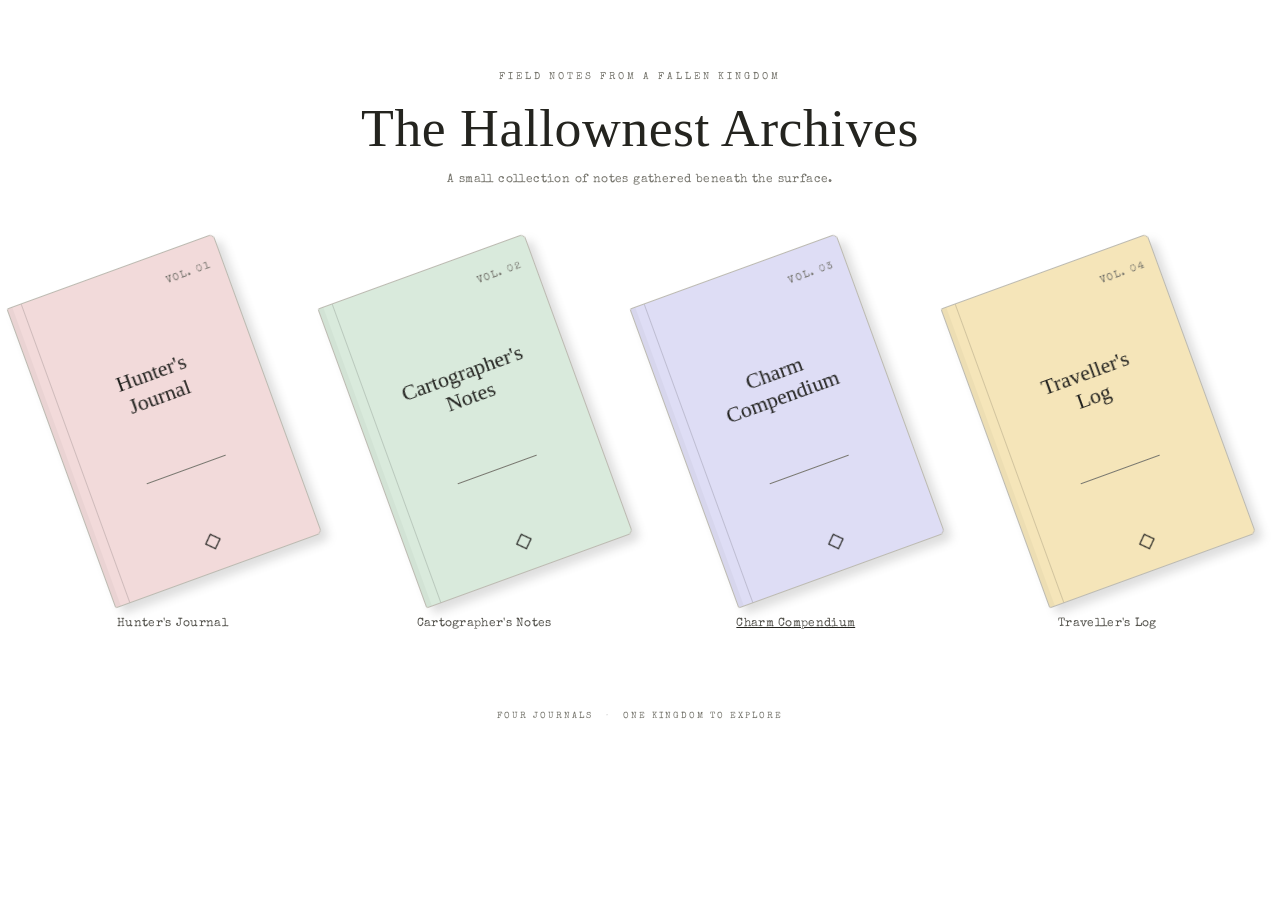
<file: index.html>
<!DOCTYPE html>
<html lang="en">
<head>
  <meta charset="UTF-8">
  <meta name="viewport" content="width=device-width, initial-scale=1.0">
  <title>The Hallownest Archives</title>
  <link rel="stylesheet" href="style.css">
</head>
<body>
  <main class="library">
    <header class="site-header">
      <p class="eyebrow">FIELD NOTES FROM A FALLEN KINGDOM</p>
      <h1>The Hallownest Archives</h1>
      <p class="intro">A small collection of notes gathered beneath the surface.</p>
    </header>

    <section class="journal-shelf" aria-label="Journal library">
      <button class="journal journal-hunter" type="button" data-journal="hunter">
        <span class="book">
          <span class="cover">
            <span class="volume">VOL. 01</span>
            <span class="cover-title">Hunter's<br>Journal</span>
            <span class="cover-rule"></span>
            <span class="cover-mark">◇</span>
          </span>
        </span>
        <span class="journal-caption">Hunter's Journal</span>
      </button>

      <button class="journal journal-cartographer" type="button" data-journal="cartographer">
        <span class="book">
          <span class="cover">
            <span class="volume">VOL. 02</span>
            <span class="cover-title">Cartographer's<br>Notes</span>
            <span class="cover-rule"></span>
            <span class="cover-mark">◇</span>
          </span>
        </span>
        <span class="journal-caption">Cartographer's Notes</span>
      </button>

      <a href="charms.html" class="journal journal-charms" type="button" data-journal="charms">
        <span class="book">
          <span class="cover">
            <span class="volume">VOL. 03</span>
            <span class="cover-title">Charm<br>Compendium</span>
            <span class="cover-rule"></span>
            <span class="cover-mark">◇</span>
          </span>
        </span>
        <span class="journal-caption">Charm Compendium</span>
      </a>

      <button class="journal journal-traveller" type="button" data-journal="traveller">
        <span class="book">
          <span class="cover">
            <span class="volume">VOL. 04</span>
            <span class="cover-title">Traveller's<br>Log</span>
            <span class="cover-rule"></span>
            <span class="cover-mark">◇</span>
          </span>
        </span>
        <span class="journal-caption">Traveller's Log</span>
      </button>
    </section>

    <footer class="site-footer">
      <span>FOUR JOURNALS</span>
      <span class="footer-dot">·</span>
      <span>ONE KINGDOM TO EXPLORE</span>
    </footer>
  </main>

  <dialog class="notice" id="journal-notice">
    <button class="notice-close" type="button" aria-label="Close">×</button>
    <p class="eyebrow">JOURNAL SEALED</p>
    <h2 id="notice-title">Coming soon</h2>
    <p id="notice-copy">This journal is still being prepared.</p>
  </dialog>

  <script src="main.js"></script>
</body>
</html>
</file>
<file: style.css>
@import url('https://fonts.googleapis.com/css2?family=IM+Fell+English:ital@0;1&family=Special+Elite&display=swap');

:root {
  --ink: #24241f;
  --muted: #77766e;
  --background: #f5f4ef;
  --paper-hunter: #f0dede;
  --paper-cartographer: #dce9df;
  --paper-charms: #e2e0f1;
  --paper-traveller: #f0e5c9;
  --cover-ink: #22221f;
}

* {
  box-sizing: border-box;
}

body {
  margin: 0;
  min-height: 100vh;
  color: #24241f;
  background: #ffffff;
  font-family: "Special Elite", "Courier New", monospace;
}

button {
  font: inherit;
}

.library {
  width: min(1500px, 100%);
  margin: 0 auto;
  padding: 72px 36px 30px;
}

.site-header {
  text-align: center;
  margin-bottom: 74px;
}

.eyebrow {
  margin: 0 0 15px;
  color: var(--muted);
  font-size: 10px;
  letter-spacing: 3px;
}

h1 {
  margin: 0;
  font-family: "IM Fell English", Georgia, serif;
  font-size: clamp(34px, 4.2vw, 58px);
  font-weight: 400;
  letter-spacing: 0.5px;
}

.intro {
  margin: 15px 0 0;
  color: #77766e;
  font-size: 12px;
  letter-spacing: 0.4px;
}

/* Four journals in one horizontal row */
.journal-shelf {
  display: grid;
  grid-template-columns: repeat(4, minmax(0, 1fr));
  align-items: start;
  gap: clamp(14px, 3vw, 48px);
  max-width: 1250px;
  margin: 0 auto;
}

.journal {
  display: flex;
  flex-direction: column;
  align-items: center;
  min-width: 0;
  padding: 0;
  border: 0;
  color: var(--ink);
  background: transparent;
  cursor: pointer;
  -webkit-tap-highlight-color: transparent;
}

/* The book and binding move together */
.book {
  position: relative;
  display: block;
  width: min(100%, 220px);
  aspect-ratio: 0.69;
  transform: rotate(-20deg);
  transform-origin: 50% 58%;
  transition: transform 220ms ease, filter 220ms ease;
  filter: drop-shadow(5px 8px 5px #0002);
}

.cover {
  position: absolute;
  inset: 0;
  display: flex;
  flex-direction: column;
  align-items: center;
  justify-content: space-between;
  padding: 23px 12px 19px 20px;
  overflow: hidden;
  color: var(--cover-ink);
  border: 1px solid #bcbab1;
  border-radius: 2px 5px 5px 2px;
  box-shadow: inset 5px 0 0 #00000008;
}

.cover::before {
  content: "";
  position: absolute;
  top: 0;
  bottom: 0;
  left: 14px;
  width: 1px;
  background: #00000024;
}

/* Different cover colours */
.journal-hunter .cover {
  background: #f2dada;
}

.journal-cartographer .cover {
  background: #d9eadc;
}

.journal-charms .cover {
  background: #deddf5;
}

.journal-traveller .cover {
  background: #f5e5b9;
}

.volume {
  align-self: flex-end;
  font-size: clamp(8px, 0.75vw, 10px);
  letter-spacing: 1.5px;
  color: #6f6e67;
}

.cover-title {
  display: block;
  width: 100%;
  font-family: "IM Fell English", Georgia, serif;
  font-size: clamp(17px, 1.7vw, 25px);
  line-height: 1.16;
  text-align: center;
}

.cover-rule {
  width: 45%;
  height: 1px;
  background: #77766e;
}

.cover-mark {
  font-family: Georgia, serif;
  font-size: 22px;
  line-height: 1;
}

.journal-caption {
  margin-top: 36px;
  color: #55544e;
  font-size: clamp(9px, 0.9vw, 12px);
  line-height: 1.5;
  text-align: center;
  letter-spacing: 0.3px;
}

.journal:hover .book,
.journal:focus-visible .book {
  transform: rotate(-14deg) translateY(-7px);
  filter: drop-shadow(7px 13px 7px #0002);
}

.journal:focus-visible {
  outline: 1px dashed #777;
  outline-offset: 12px;
}

.site-footer {
  display: flex;
  justify-content: center;
  align-items: center;
  gap: 13px;
  margin-top: 80px;
  color: #77766e;
  font-size: 9px;
  letter-spacing: 2px;
}

.footer-dot {
  color: #aaa;
}

/* Clicked journal message */
.notice {
  width: min(420px, calc(100% - 32px));
  padding: 34px;
  color: #22221f;
  background: #fffefa;
  border: 1px solid #222;
  box-shadow: 0 20px 80px #0003;
}

.notice::backdrop {
  background: #0006;
}

.notice h2 {
  margin: 0 0 12px;
  font: 400 28px "IM Fell English", Georgia, serif;
}

.notice p:not(.eyebrow) {
  color: #55554f;
  font-size: 12px;
  line-height: 1.7;
}

.notice-close {
  float: right;
  border: 0;
  background: transparent;
  font-size: 25px;
  cursor: pointer;
}

@media (max-width: 760px) {
  .library {
    padding: 52px 22px 26px;
  }

  .site-header {
    margin-bottom: 55px;
  }

  .journal-shelf {
    gap: 13px;
  }

  .cover {
    padding: 15px 6px 12px 13px;
  }

  .cover::before {
    left: 9px;
  }

  .cover-title {
    font-size: clamp(12px, 2.5vw, 18px);
  }

  .volume {
    font-size: 7px;
    letter-spacing: 0.5px;
  }

  .cover-mark {
    font-size: 18px;
  }

  .journal-caption {
    margin-top: 25px;
    font-size: 9px;
    overflow-wrap: anywhere;
  }

  .site-footer {
    margin-top: 58px;
    font-size: 7px;
    letter-spacing: 1px;
  }
}

@media (max-width: 420px) {
  .library {
    padding-inline: 12px;
  }

  .journal-shelf {
    gap: 8px;
  }

  .cover {
    padding-top: 12px;
  }

  .cover-title {
    font-size: 11px;
  }

  .journal-caption {
    font-size: 8px;
  }
}

@media (prefers-reduced-motion: reduce) {
  *,
  *::before,
  *::after {
    transition: none !important;
  }
}
</file>
